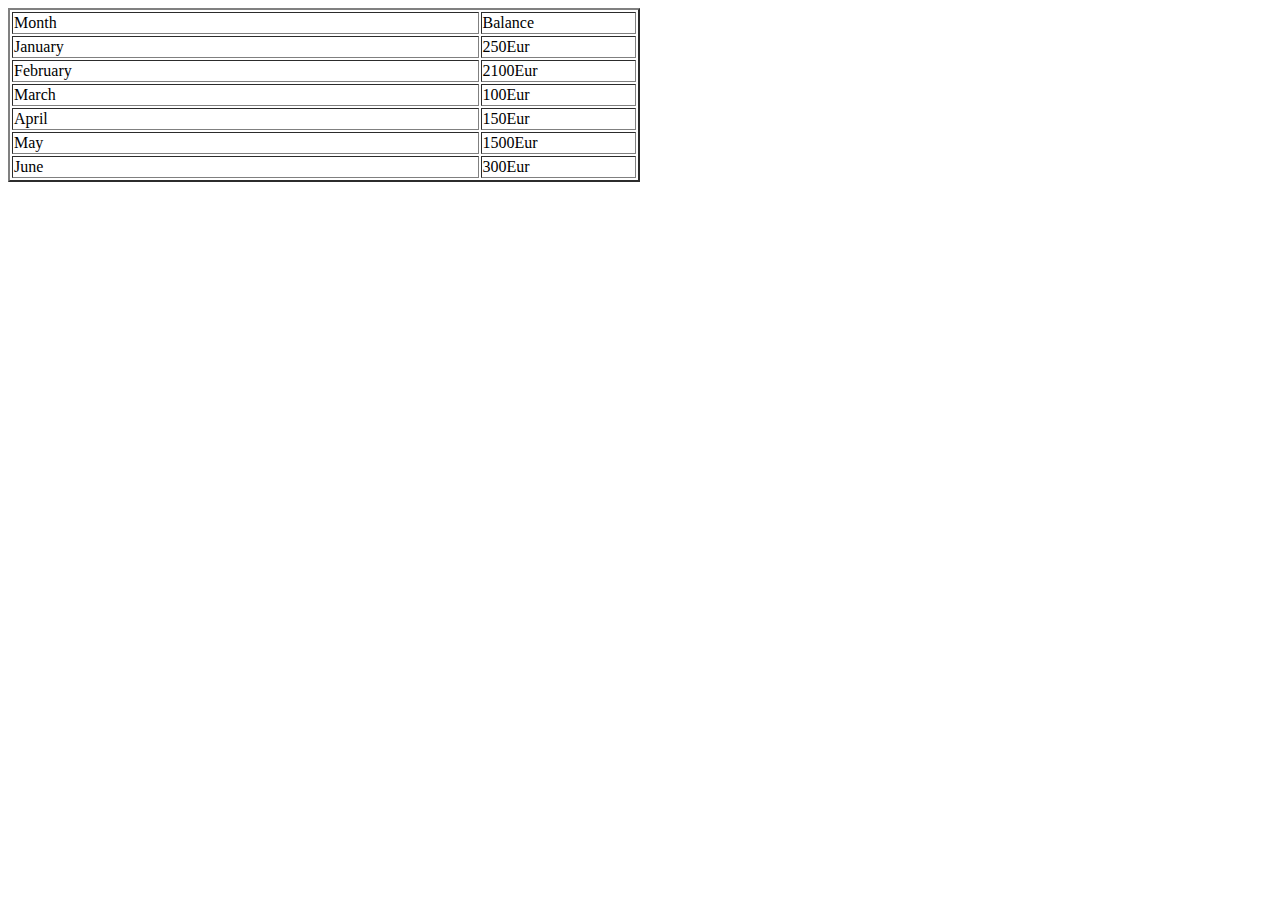
<file: homework_1/index.html>
<!DOCTYPE html>
<html>
  <head>
    <title>Homework 1</title>
  </head>
  <body>
    <table border="2" width="50%">
      <thead>
        <td width="75%">Month</td>
        <td width="25%">Balance</td>
      </thead>
      <tbody>
        <tr>
          <td>January</td>
          <td>250Eur</td>
        </tr>
        <tr>
            <td>February</td>
            <td>2100Eur</td>
        </tr>
        <tr>
            <td>March</td>
            <td>100Eur</td>
        </tr>
        <tr> 
            <td>April</td>
            <td>150Eur</td>
        </tr>                
        <tr>
            <td>May</td>
            <td>1500Eur</td>
        </tr>
        <tr>
            <td>June</td>
            <td>300Eur</td>
        </tr>              
      </tbody>
    </table>
  </body>
</html>
</file>
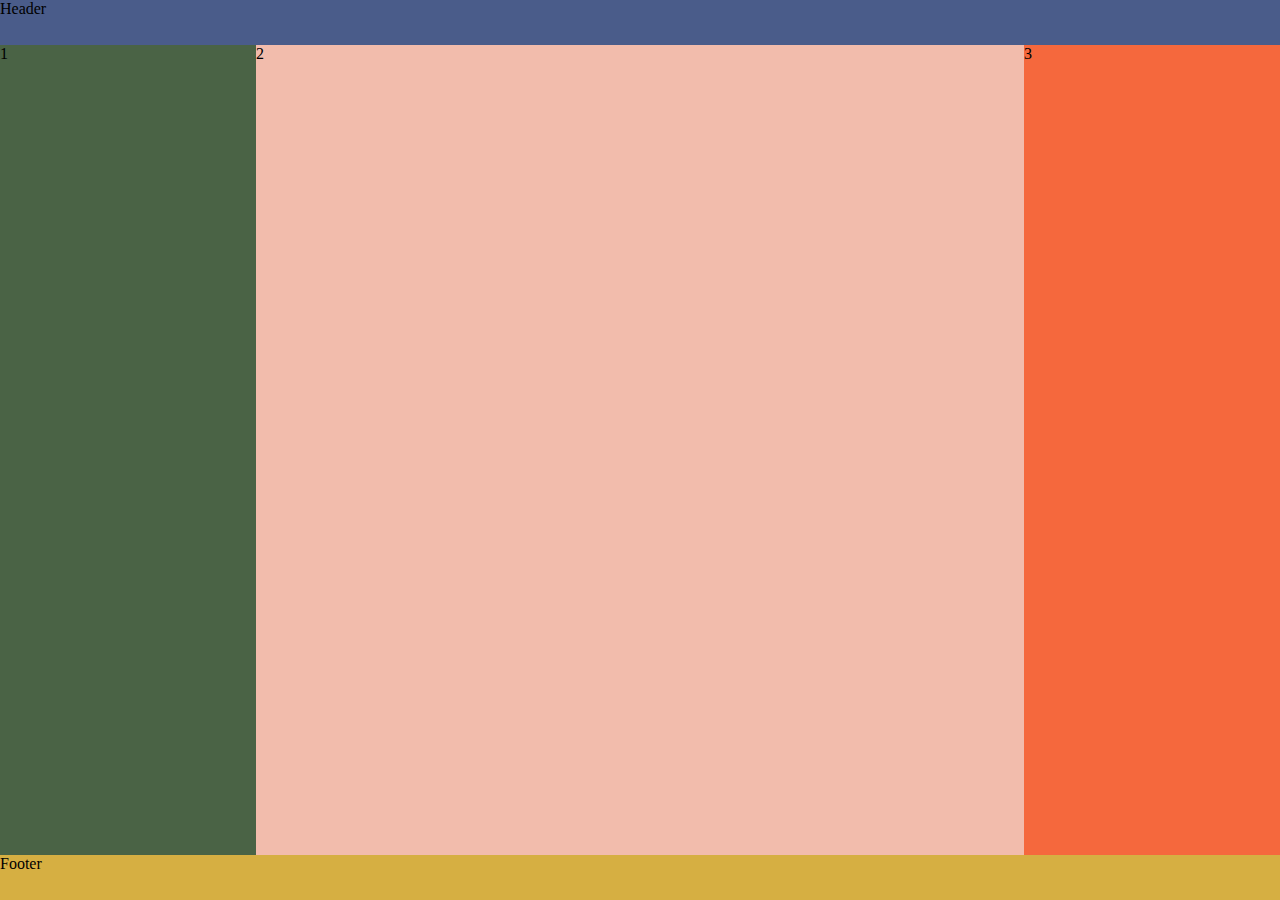
<file: homework_4/index.html>
<!DOCTYPE html>
  <html>
    <head>
      <title>Flexbox homework</title>
      <link rel="stylesheet" href="style.css" type="text/css">
    </head>
    <body>
      <div class="container">
        <div class="navBar">Header</div>
        <div class="card one">1</div>
        <div class="card two">2</div>
        <div class="card three">3</div>
        <div class="footer">Footer</div>
      </div>  
    </body>
  </html>
</file>
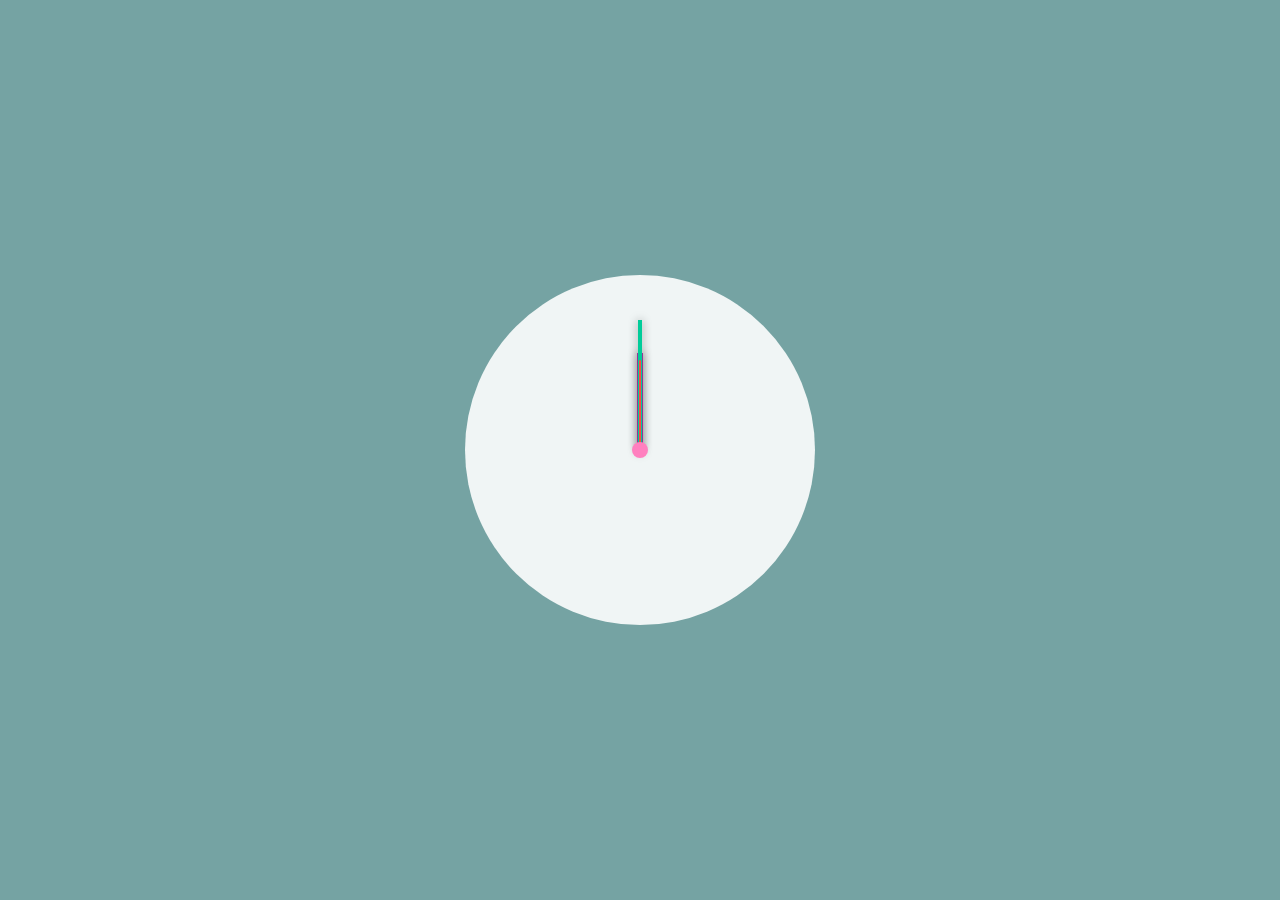
<file: homework_5/hard-challenge.html>
<html>
<head>
  <title>Hard Challenge - Analogue Clock</title>
  <style>
    body {
      margin: 0 auto;
      background-color: #75a3a3;
      display: flex;
      align-items: center;
      justify-content: center;  
    }

    .clock {
      width: 350px;
      height: 350px;      
      border-radius: 100%;
      background: #f0f5f5;   
    }

    .wrap {
      overflow: hidden;
      position: relative;
      width: 350px;
      height: 350px;
      border-radius: 100%;
    }

    .min,
    .hour {
      position: absolute;
      height: 100px;
      width: 6px;
      margin: auto;
      top: -27%;
      left: 0;
      bottom: 0;
      right: 0;
      background: #ac39ac;
      transform-origin: bottom center;
      transform: rotate(0deg);
      box-shadow: 0 0 10px 0 rgba(0, 0, 0, 0.4);
    }

    .min {
      position: absolute;
      height: 130px;
      width: 4px;
      top: -37%;
      left: 0px;
      background-color: 00cc99;
      box-shadow: 0 0 10px 0 rgba(0, 0, 0, 0.4);
      animation: minute 60s linear infinite;
    }

    .sec {
      position: absolute;
      height: 90px;
      width: 2px;
      margin: auto;
      top: -26%;
      left: 0;
      bottom: 0;
      right: 0;
      border-radius: 4px;
      background: #FF4B3E;
      transform-origin: bottom center;
      animation: second 60s linear infinite;
    }

    .dot {
      position: absolute;
      top: 0;
      left: 0;
      right: 0;
      bottom: 0;
      width: 16px;
      height: 16px;
      border-radius: 100px;
      background: #ff80bf;
      border-radius: 100px;
      margin: auto;
      z-index: 1;
}

    @keyframes second { /* numele animatiei */
        0%   {transform: none;}
        100% {transform: rotate(360deg);}
    }

    @keyframes minute { /* numele animatiei */
      0%   { transform: none;}
      100% {transform: rotate(6deg);}
    }    
  </style>
</head>
<body>
  <div class="clock">
    <div class="wrap">
      <div class="dot"></div>
      <div class="hour"></div>
      <div class="min"></div>
      <div class="sec"></div>
    </div>
  </div>
</body>
</html>
</file>
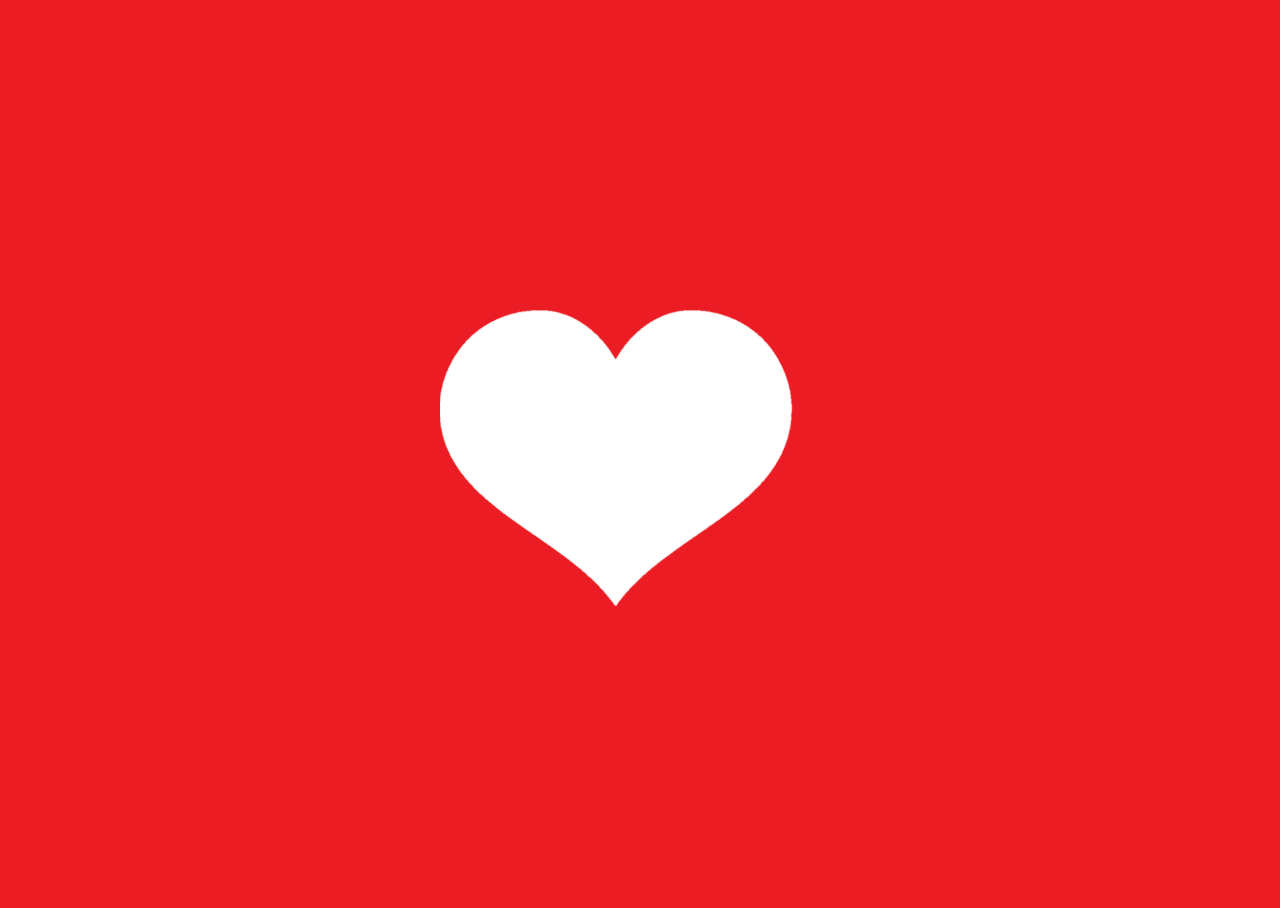
<file: homework_5/medium-challenge.html>
<html>
<head>
  <title>Medium Challenge</title>
  <style>
    body, html {
      height: 100%;
      display: grid;
      background-color: #ec1c24;
    }

    .container {
      margin: auto;
      width: 400px;
      height: 300px;
      animation: heartbeat 2s infinite;
    }

    img {
      max-width: 100%;
      max-height: 100%;
    }   
    
    @keyframes heartbeat {
      0% {
        transform: none;
      }
      50% {
        width: 450px;
        height: 350px;
      }
      100% {
        transform: none;
      }
    }  
  </style>
</head>
<body>
  <div class="container Absolute-Center">
    <img src="heart.png" alt="heartImg">
  </div>
</body>
</html>
</file>
<file: homework_4/style.css>
body,
html {
  width: 100%;
  height: 100%; 
  margin: auto 0; /* removes chrome's automatic margins = normalizing css*/
}

.container {
  display: flex;
  height: 100%;
  flex-flow: row wrap;
}

.navBar {
  width: 100%;
  height: 5%;
  /* position: fixed; */
  background-color: #4a5c8a;
}

.card {
  height: 90%;
  align-items: stretch;
  flex: 1 0 0;
}

.one {
  background-color: #4a6345;
}

.two {
  background-color: #f2bcac;
  flex-grow: 3;
}

.three {
  background-color: #f5683d;
}

.footer {
  width: 100%;
  height: 5%;
  background-color: #d6af42;
}
</file>
